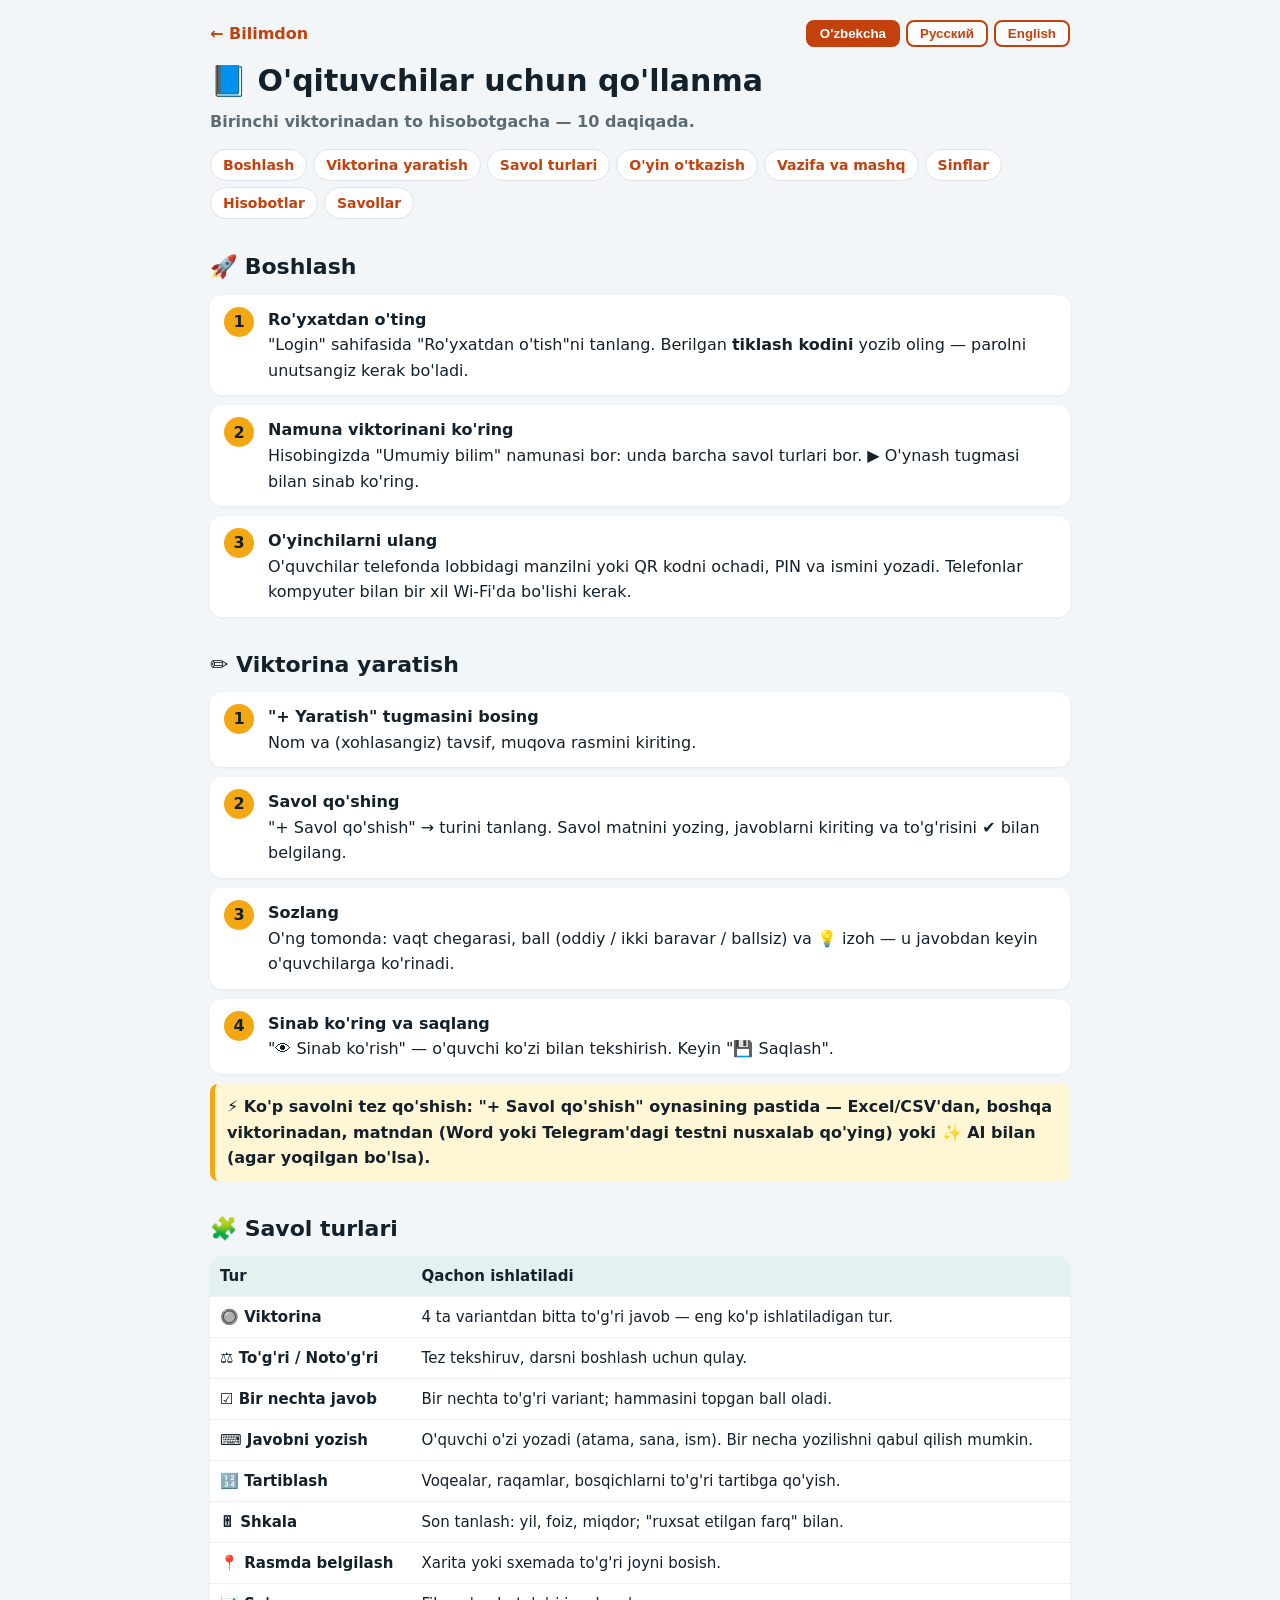
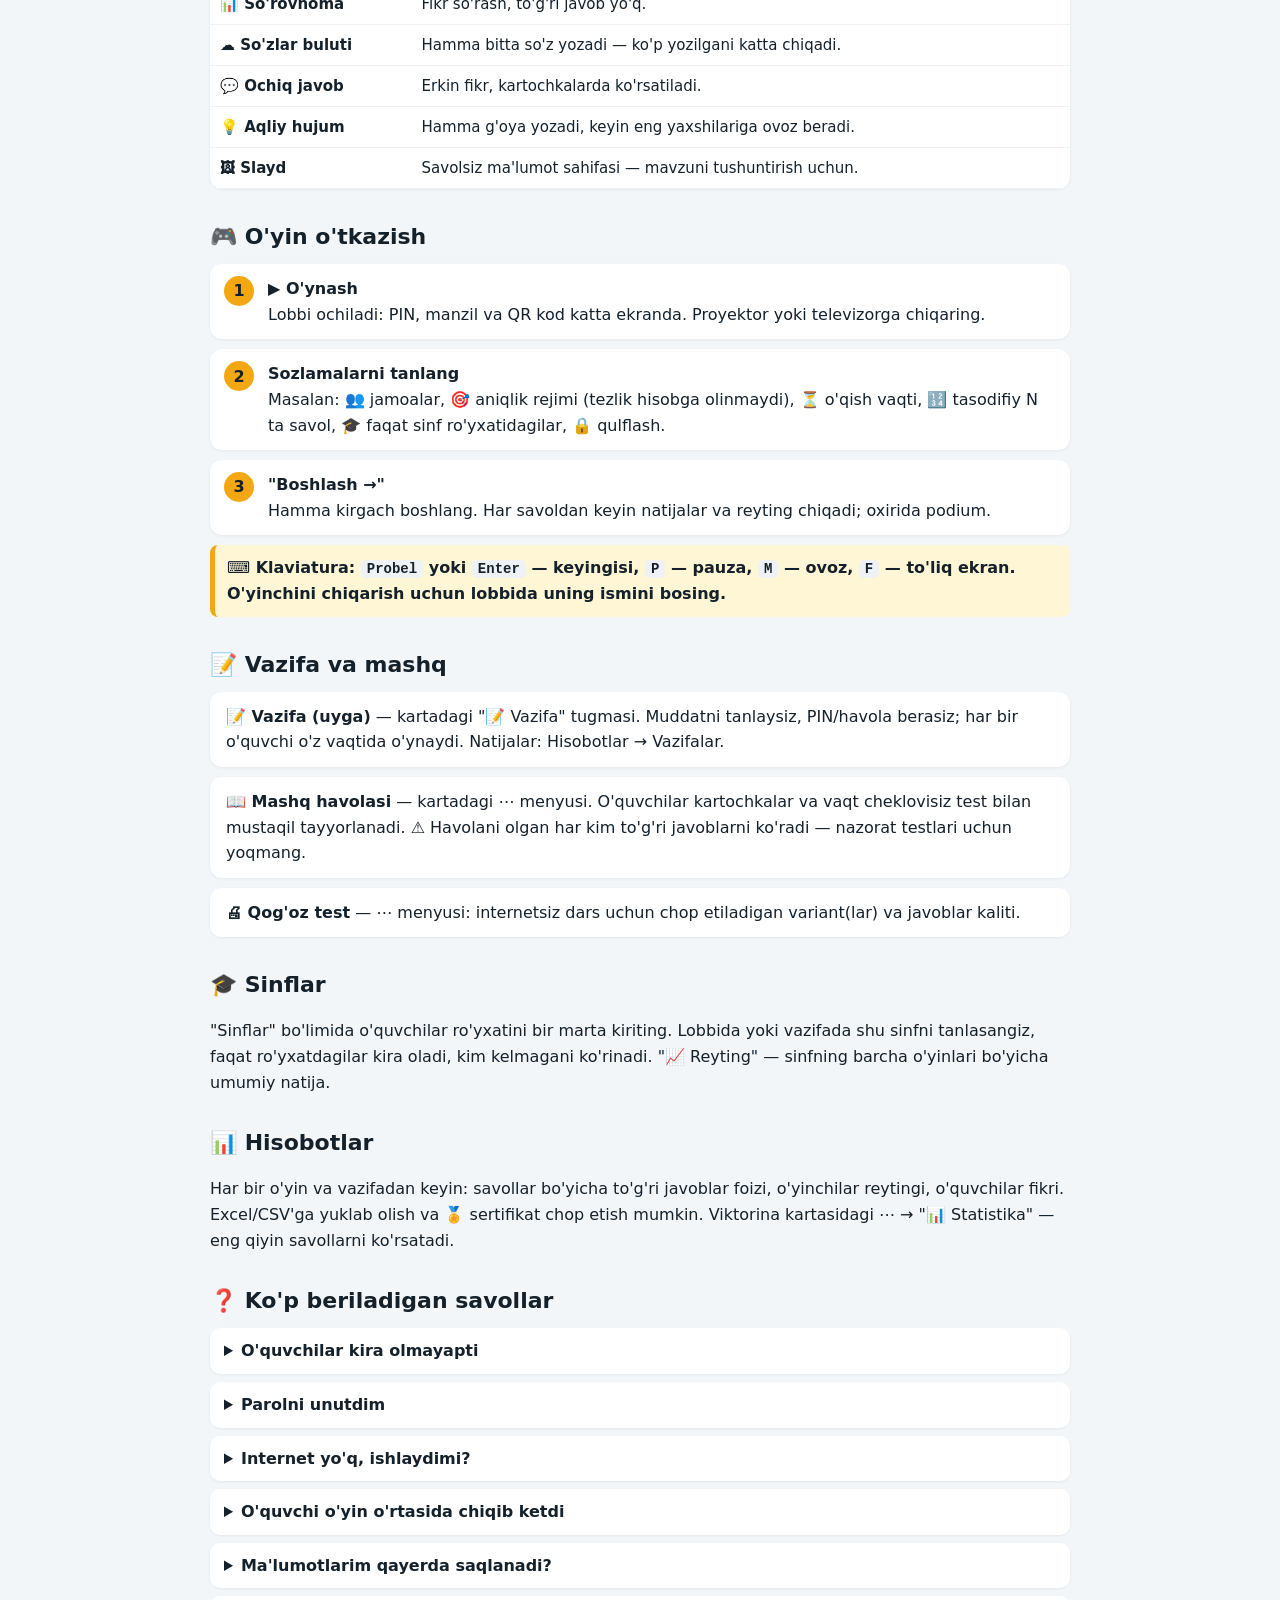
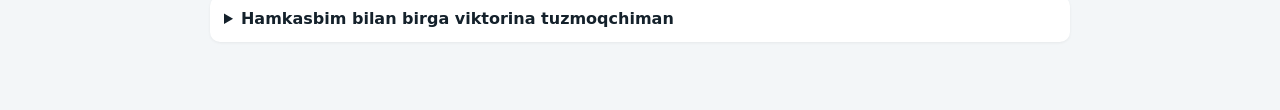
<file: public/help.html>
<!doctype html>
<html lang="uz">
<head>
<meta charset="utf-8">
<meta name="viewport" content="width=device-width, initial-scale=1">
<title>Bilimdon — Qo'llanma</title>
<style>
  :root{--bg:#f3f6f8;--ink:#14212b;--muted:#5d6b75;--brand:#c2410c;--card:#fff;--accent:#f3a712}
  body{margin:0;font:16px/1.6 system-ui,-apple-system,Segoe UI,Roboto,sans-serif;background:var(--bg);color:var(--ink)}
  main{max-width:860px;margin:0 auto;padding:20px 16px 60px}
  .top{display:flex;justify-content:space-between;align-items:center;gap:10px;flex-wrap:wrap;margin-bottom:10px}
  .top a{color:var(--brand);font-weight:800;text-decoration:none}
  .langs{display:flex;gap:6px}.langs button{border:2px solid var(--brand);background:#fff;color:var(--brand);border-radius:8px;padding:4px 12px;font-weight:800;cursor:pointer}
  .langs button.on{background:var(--brand);color:#fff}
  h1{font-size:30px;margin:8px 0 4px}h2{font-size:22px;margin:30px 0 10px;scroll-margin-top:10px}
  .lead{color:var(--muted);font-weight:600;margin:0 0 14px}
  nav.toc{display:flex;flex-wrap:wrap;gap:6px;margin:12px 0 4px}
  nav.toc a{background:#fff;border:1px solid #dde3e8;border-radius:999px;padding:4px 12px;font-weight:700;color:var(--brand);text-decoration:none;font-size:14px}
  .steps{counter-reset:s;display:grid;gap:10px}
  .step{background:var(--card);border-radius:12px;padding:12px 14px 12px 58px;position:relative;box-shadow:0 1px 3px rgba(0,0,0,.06)}
  .step::before{counter-increment:s;content:counter(s);position:absolute;left:14px;top:12px;width:30px;height:30px;border-radius:50%;background:var(--accent);color:var(--ink);font-weight:900;display:grid;place-items:center}
  .step > b:first-child{display:block}
  .card{background:var(--card);border-radius:12px;padding:12px 16px;box-shadow:0 1px 3px rgba(0,0,0,.06);margin-bottom:10px}
  table{width:100%;border-collapse:collapse;background:#fff;border-radius:12px;overflow:hidden;box-shadow:0 1px 3px rgba(0,0,0,.06)}
  td,th{padding:8px 10px;border-bottom:1px solid #eef2f5;text-align:left;vertical-align:top;font-size:15px}th{background:#e3f1f1}
  td:first-child{white-space:nowrap;font-weight:800}
  .tip{background:#fff6d6;border-left:5px solid var(--accent);border-radius:8px;padding:10px 12px;margin:10px 0;font-weight:600}
  details{background:#fff;border-radius:10px;padding:10px 14px;margin-bottom:8px;box-shadow:0 1px 3px rgba(0,0,0,.06)}
  summary{font-weight:800;cursor:pointer}
  code,kbd{background:#eef2f5;border-radius:5px;padding:1px 6px;font-size:14px}
  @media (max-width:520px){td:first-child{white-space:normal}h1{font-size:25px}}
</style>
</head>
<body>
<main>
  <div class="top"><a href="/host">← Bilimdon</a><div class="langs"><button data-l="uz">O'zbekcha</button><button data-l="ru">Русский</button><button data-l="en">English</button></div></div>

<!-- ====================== O'ZBEKCHA ====================== -->
<section data-lang="uz">
  <h1>📘 O'qituvchilar uchun qo'llanma</h1>
  <p class="lead">Birinchi viktorinadan to hisobotgacha — 10 daqiqada.</p>
  <nav class="toc"><a href="#uz-start">Boshlash</a><a href="#uz-create">Viktorina yaratish</a><a href="#uz-types">Savol turlari</a><a href="#uz-play">O'yin o'tkazish</a><a href="#uz-homework">Vazifa va mashq</a><a href="#uz-classes">Sinflar</a><a href="#uz-reports">Hisobotlar</a><a href="#uz-faq">Savollar</a></nav>

  <h2 id="uz-start">🚀 Boshlash</h2>
  <div class="steps">
    <div class="step"><b>Ro'yxatdan o'ting</b>"Login" sahifasida "Ro'yxatdan o'tish"ni tanlang. Berilgan <b>tiklash kodini</b> yozib oling — parolni unutsangiz kerak bo'ladi.</div>
    <div class="step"><b>Namuna viktorinani ko'ring</b>Hisobingizda "Umumiy bilim" namunasi bor: unda barcha savol turlari bor. ▶ O'ynash tugmasi bilan sinab ko'ring.</div>
    <div class="step"><b>O'yinchilarni ulang</b>O'quvchilar telefonda lobbidagi manzilni yoki QR kodni ochadi, PIN va ismini yozadi. Telefonlar kompyuter bilan bir xil Wi-Fi'da bo'lishi kerak.</div>
  </div>

  <h2 id="uz-create">✏️ Viktorina yaratish</h2>
  <div class="steps">
    <div class="step"><b>"+ Yaratish" tugmasini bosing</b>Nom va (xohlasangiz) tavsif, muqova rasmini kiriting.</div>
    <div class="step"><b>Savol qo'shing</b>"+ Savol qo'shish" → turini tanlang. Savol matnini yozing, javoblarni kiriting va to'g'risini ✔ bilan belgilang.</div>
    <div class="step"><b>Sozlang</b>O'ng tomonda: vaqt chegarasi, ball (oddiy / ikki baravar / ballsiz) va 💡 izoh — u javobdan keyin o'quvchilarga ko'rinadi.</div>
    <div class="step"><b>Sinab ko'ring va saqlang</b>"👁 Sinab ko'rish" — o'quvchi ko'zi bilan tekshirish. Keyin "💾 Saqlash".</div>
  </div>
  <div class="tip">⚡ Ko'p savolni tez qo'shish: "+ Savol qo'shish" oynasining pastida — Excel/CSV'dan, boshqa viktorinadan, matndan (Word yoki Telegram'dagi testni nusxalab qo'ying) yoki ✨ AI bilan (agar yoqilgan bo'lsa).</div>

  <h2 id="uz-types">🧩 Savol turlari</h2>
  <table>
    <tr><th>Tur</th><th>Qachon ishlatiladi</th></tr>
    <tr><td>🔘 Viktorina</td><td>4 ta variantdan bitta to'g'ri javob — eng ko'p ishlatiladigan tur.</td></tr>
    <tr><td>⚖️ To'g'ri / Noto'g'ri</td><td>Tez tekshiruv, darsni boshlash uchun qulay.</td></tr>
    <tr><td>☑️ Bir nechta javob</td><td>Bir nechta to'g'ri variant; hammasini topgan ball oladi.</td></tr>
    <tr><td>⌨️ Javobni yozish</td><td>O'quvchi o'zi yozadi (atama, sana, ism). Bir necha yozilishni qabul qilish mumkin.</td></tr>
    <tr><td>🔢 Tartiblash</td><td>Voqealar, raqamlar, bosqichlarni to'g'ri tartibga qo'yish.</td></tr>
    <tr><td>🎚 Shkala</td><td>Son tanlash: yil, foiz, miqdor; "ruxsat etilgan farq" bilan.</td></tr>
    <tr><td>📍 Rasmda belgilash</td><td>Xarita yoki sxemada to'g'ri joyni bosish.</td></tr>
    <tr><td>📊 So'rovnoma</td><td>Fikr so'rash, to'g'ri javob yo'q.</td></tr>
    <tr><td>☁️ So'zlar buluti</td><td>Hamma bitta so'z yozadi — ko'p yozilgani katta chiqadi.</td></tr>
    <tr><td>💬 Ochiq javob</td><td>Erkin fikr, kartochkalarda ko'rsatiladi.</td></tr>
    <tr><td>💡 Aqliy hujum</td><td>Hamma g'oya yozadi, keyin eng yaxshilariga ovoz beradi.</td></tr>
    <tr><td>🖼 Slayd</td><td>Savolsiz ma'lumot sahifasi — mavzuni tushuntirish uchun.</td></tr>
  </table>

  <h2 id="uz-play">🎮 O'yin o'tkazish</h2>
  <div class="steps">
    <div class="step"><b>▶ O'ynash</b>Lobbi ochiladi: PIN, manzil va QR kod katta ekranda. Proyektor yoki televizorga chiqaring.</div>
    <div class="step"><b>Sozlamalarni tanlang</b>Masalan: 👥 jamoalar, 🎯 aniqlik rejimi (tezlik hisobga olinmaydi), ⏳ o'qish vaqti, 🔢 tasodifiy N ta savol, 🎓 faqat sinf ro'yxatidagilar, 🔒 qulflash.</div>
    <div class="step"><b>"Boshlash →"</b>Hamma kirgach boshlang. Har savoldan keyin natijalar va reyting chiqadi; oxirida podium.</div>
  </div>
  <div class="tip">⌨️ Klaviatura: <kbd>Probel</kbd> yoki <kbd>Enter</kbd> — keyingisi, <kbd>P</kbd> — pauza, <kbd>M</kbd> — ovoz, <kbd>F</kbd> — to'liq ekran. O'yinchini chiqarish uchun lobbida uning ismini bosing.</div>

  <h2 id="uz-homework">📝 Vazifa va mashq</h2>
  <div class="card"><b>📝 Vazifa (uyga)</b> — kartadagi "📝 Vazifa" tugmasi. Muddatni tanlaysiz, PIN/havola berasiz; har bir o'quvchi o'z vaqtida o'ynaydi. Natijalar: Hisobotlar → Vazifalar.</div>
  <div class="card"><b>📖 Mashq havolasi</b> — kartadagi ⋯ menyusi. O'quvchilar kartochkalar va vaqt cheklovisiz test bilan mustaqil tayyorlanadi. ⚠️ Havolani olgan har kim to'g'ri javoblarni ko'radi — nazorat testlari uchun yoqmang.</div>
  <div class="card"><b>🖨 Qog'oz test</b> — ⋯ menyusi: internetsiz dars uchun chop etiladigan variant(lar) va javoblar kaliti.</div>

  <h2 id="uz-classes">🎓 Sinflar</h2>
  <p>"Sinflar" bo'limida o'quvchilar ro'yxatini bir marta kiriting. Lobbida yoki vazifada shu sinfni tanlasangiz, faqat ro'yxatdagilar kira oladi, kim kelmagani ko'rinadi. "📈 Reyting" — sinfning barcha o'yinlari bo'yicha umumiy natija.</p>

  <h2 id="uz-reports">📊 Hisobotlar</h2>
  <p>Har bir o'yin va vazifadan keyin: savollar bo'yicha to'g'ri javoblar foizi, o'yinchilar reytingi, o'quvchilar fikri. Excel/CSV'ga yuklab olish va 🏅 sertifikat chop etish mumkin. Viktorina kartasidagi ⋯ → "📊 Statistika" — eng qiyin savollarni ko'rsatadi.</p>

  <h2 id="uz-faq">❓ Ko'p beriladigan savollar</h2>
  <details><summary>O'quvchilar kira olmayapti</summary>Telefonlar kompyuter bilan bir xil Wi-Fi'da ekanini tekshiring va lobbidagi manzilni aynan shunday yozing. Windows birinchi marta so'rasa, Python'ga tarmoqqa chiqishga ruxsat bering ("Allow access").</details>
  <details><summary>Parolni unutdim</summary>Kirish sahifasida "Parolni unutdingizmi?" → login, tiklash kodi va yangi parol. Kod ham yo'qolsa — server egasi serverni to'xtatib, <code>python server.py reset-password LOGIN</code> buyrug'ini beradi.</details>
  <details><summary>Internet yo'q, ishlaydimi?</summary>Ha. Sayt sizning kompyuteringizda ishlaydi, o'quvchilarga faqat bir xil Wi-Fi kerak. Internet faqat YouTube video, rasm qidirish va AI uchun kerak.</details>
  <details><summary>O'quvchi o'yin o'rtasida chiqib ketdi</summary>Xuddi shu telefondan saytni qayta ochsa, o'yinga o'zi qaytadi. Boshqa telefondan esa yangi ism bilan kirishi mumkin.</details>
  <details><summary>Ma'lumotlarim qayerda saqlanadi?</summary>Kompyuteringizdagi <code>data/</code> papkasida; har kuni avtomatik zaxira olinadi. Profil menyusi → "💾 Zaxira nusxani yuklab olish" bilan o'zingiz ham saqlab qo'ying.</details>
  <details><summary>Hamkasbim bilan birga viktorina tuzmoqchiman</summary>Kartadagi ⋯ → "🤝 Hammualliflar" — uning loginini qo'shing. Yoki "👥 Guruhlar" orqali butun maktab bilan ulashing.</details>
</section>

<!-- ====================== РУССКИЙ ====================== -->
<section data-lang="ru" hidden>
  <h1>📘 Руководство для учителя</h1>
  <p class="lead">От первой викторины до отчёта — за 10 минут.</p>
  <nav class="toc"><a href="#ru-start">Начало</a><a href="#ru-create">Создание</a><a href="#ru-types">Типы вопросов</a><a href="#ru-play">Проведение игры</a><a href="#ru-homework">Задания и тренировка</a><a href="#ru-classes">Классы</a><a href="#ru-reports">Отчёты</a><a href="#ru-faq">Вопросы</a></nav>

  <h2 id="ru-start">🚀 Начало</h2>
  <div class="steps">
    <div class="step"><b>Зарегистрируйтесь</b>На странице «Login» выберите «Регистрация». Запишите <b>код восстановления</b> — он понадобится, если забудете пароль.</div>
    <div class="step"><b>Посмотрите пример</b>В аккаунте уже есть викторина «Umumiy bilim» со всеми типами вопросов. Попробуйте её кнопкой ▶ Играть.</div>
    <div class="step"><b>Подключите игроков</b>Ученики открывают на телефоне адрес из лобби или QR-код, вводят PIN и имя. Телефоны должны быть в той же сети Wi-Fi, что и компьютер.</div>
  </div>

  <h2 id="ru-create">✏️ Создание викторины</h2>
  <div class="steps">
    <div class="step"><b>Нажмите «+ Создать»</b>Введите название и, по желанию, описание и обложку.</div>
    <div class="step"><b>Добавьте вопросы</b>«+ Добавить вопрос» → выберите тип. Напишите вопрос, ответы и отметьте верный ✔.</div>
    <div class="step"><b>Настройте</b>Справа: время, очки (обычные / двойные / без очков) и 💡 пояснение — его ученики увидят после ответа.</div>
    <div class="step"><b>Проверьте и сохраните</b>«👁 Попробовать» — посмотреть глазами ученика. Затем «💾 Сохранить».</div>
  </div>
  <div class="tip">⚡ Много вопросов сразу: внизу окна «+ Добавить вопрос» — из Excel/CSV, из другой викторины, из текста (вставьте тест из Word или Telegram) или ✨ с ИИ (если включён).</div>

  <h2 id="ru-types">🧩 Типы вопросов</h2>
  <table>
    <tr><th>Тип</th><th>Когда использовать</th></tr>
    <tr><td>🔘 Викторина</td><td>Один верный ответ из 4 — самый частый тип.</td></tr>
    <tr><td>⚖️ Верно / Неверно</td><td>Быстрая проверка, удобно в начале урока.</td></tr>
    <tr><td>☑️ Несколько ответов</td><td>Несколько верных вариантов; очки за все найденные.</td></tr>
    <tr><td>⌨️ Ввод ответа</td><td>Ученик пишет сам (термин, дата, имя). Можно принять несколько написаний.</td></tr>
    <tr><td>🔢 Порядок</td><td>Расставить события, числа, этапы по порядку.</td></tr>
    <tr><td>🎚 Шкала</td><td>Выбор числа: год, процент, количество; с допуском.</td></tr>
    <tr><td>📍 Точка на картинке</td><td>Нажать нужное место на карте или схеме.</td></tr>
    <tr><td>📊 Опрос</td><td>Узнать мнение, верного ответа нет.</td></tr>
    <tr><td>☁️ Облако слов</td><td>Все пишут по слову — частые слова крупнее.</td></tr>
    <tr><td>💬 Открытый ответ</td><td>Свободное мнение, показывается карточками.</td></tr>
    <tr><td>💡 Мозговой штурм</td><td>Все пишут идеи, затем голосуют за лучшие.</td></tr>
    <tr><td>🖼 Слайд</td><td>Страница с информацией без вопроса — для объяснения темы.</td></tr>
  </table>

  <h2 id="ru-play">🎮 Проведение игры</h2>
  <div class="steps">
    <div class="step"><b>▶ Играть</b>Откроется лобби: PIN, адрес и QR-код на большом экране. Выведите его на проектор или телевизор.</div>
    <div class="step"><b>Выберите настройки</b>Например: 👥 команды, 🎯 режим точности (скорость не учитывается), ⏳ время на чтение, 🔢 N случайных вопросов, 🎓 только ученики из списка, 🔒 закрыть вход.</div>
    <div class="step"><b>«Начать →»</b>Начинайте, когда все вошли. После каждого вопроса — результаты и рейтинг, в конце — пьедестал.</div>
  </div>
  <div class="tip">⌨️ Клавиши: <kbd>Пробел</kbd> или <kbd>Enter</kbd> — далее, <kbd>P</kbd> — пауза, <kbd>M</kbd> — звук, <kbd>F</kbd> — полный экран. Чтобы удалить игрока, нажмите его имя в лобби.</div>

  <h2 id="ru-homework">📝 Задания и тренировка</h2>
  <div class="card"><b>📝 Задание (домашнее)</b> — кнопка «📝 Задание» на карточке. Выбираете срок и даёте PIN/ссылку; каждый проходит в своё время. Результаты: Отчёты → Задания.</div>
  <div class="card"><b>📖 Ссылка для тренировки</b> — меню ⋯ на карточке. Ученики готовятся сами: карточки и тест без таймера. ⚠️ Любой со ссылкой увидит верные ответы — не включайте для контрольных.</div>
  <div class="card"><b>🖨 Бумажный тест</b> — меню ⋯: печатные варианты для урока без интернета и ключ ответов.</div>

  <h2 id="ru-classes">🎓 Классы</h2>
  <p>В разделе «Классы» один раз введите список учеников. Если выбрать класс в лобби или в задании, войти смогут только ученики из списка, и будет видно, кто не пришёл. «📈 Рейтинг» — итог класса по всем играм.</p>

  <h2 id="ru-reports">📊 Отчёты</h2>
  <p>После каждой игры и задания: процент верных ответов по вопросам, рейтинг игроков, мнение учеников. Можно скачать в Excel/CSV и распечатать 🏅 сертификаты. На карточке викторины ⋯ → «📊 Статистика» покажет самые трудные вопросы.</p>

  <h2 id="ru-faq">❓ Частые вопросы</h2>
  <details><summary>Ученики не могут войти</summary>Проверьте, что телефоны в той же сети Wi-Fi, что и компьютер, и адрес набран точно как в лобби. Если Windows спросит в первый раз — разрешите Python доступ к сети («Allow access»).</details>
  <details><summary>Забыл пароль</summary>На странице входа «Забыли пароль?» → логин, код восстановления и новый пароль. Если потерян и код — владелец сервера останавливает сервер и выполняет <code>python server.py reset-password LOGIN</code>.</details>
  <details><summary>Нет интернета — будет работать?</summary>Да. Сайт работает на вашем компьютере, ученикам нужна только общая сеть Wi-Fi. Интернет нужен лишь для видео YouTube, поиска картинок и ИИ.</details>
  <details><summary>Ученик вышел посреди игры</summary>Если снова открыть сайт с того же телефона, он вернётся в игру сам. С другого телефона можно войти под новым именем.</details>
  <details><summary>Где хранятся мои данные?</summary>В папке <code>data/</code> на вашем компьютере; резервная копия делается каждый день. Сохраните копию и себе: меню профиля → «💾 Скачать резервную копию».</details>
  <details><summary>Хочу составлять викторину вместе с коллегой</summary>На карточке ⋯ → «🤝 Соавторы» — добавьте его логин. Или делитесь со всей школой через «👥 Группы».</details>
</section>

<!-- ====================== ENGLISH ====================== -->
<section data-lang="en" hidden>
  <h1>📘 Teacher's guide</h1>
  <p class="lead">From your first quiz to the report — in 10 minutes.</p>
  <nav class="toc"><a href="#en-start">Getting started</a><a href="#en-create">Creating</a><a href="#en-types">Question types</a><a href="#en-play">Running a game</a><a href="#en-homework">Homework & practice</a><a href="#en-classes">Classes</a><a href="#en-reports">Reports</a><a href="#en-faq">FAQ</a></nav>

  <h2 id="en-start">🚀 Getting started</h2>
  <div class="steps">
    <div class="step"><b>Sign up</b>On the "Login" page choose "Sign up". Write down the <b>recovery code</b> — you'll need it if you forget your password.</div>
    <div class="step"><b>Look at the sample</b>Your account has a sample quiz, "Umumiy bilim", with every question type. Try it with ▶ Play.</div>
    <div class="step"><b>Connect players</b>Students open the address or QR code from the lobby on their phones and type the PIN and their name. Phones must be on the same Wi-Fi as the computer.</div>
  </div>

  <h2 id="en-create">✏️ Creating a quiz</h2>
  <div class="steps">
    <div class="step"><b>Press "+ Create"</b>Enter a title and, if you like, a description and cover picture.</div>
    <div class="step"><b>Add questions</b>"+ Add question" → pick a type. Write the question and answers, and tick the right one ✔.</div>
    <div class="step"><b>Set it up</b>On the right: time limit, points (normal / double / none) and a 💡 explanation that students see after answering.</div>
    <div class="step"><b>Try it and save</b>"👁 Try it" shows it as a student sees it. Then "💾 Save".</div>
  </div>
  <div class="tip">⚡ Adding many questions fast: at the bottom of the "+ Add question" window — from Excel/CSV, from another quiz, from text (paste a test from Word or Telegram) or ✨ with AI (when switched on).</div>

  <h2 id="en-types">🧩 Question types</h2>
  <table>
    <tr><th>Type</th><th>When to use it</th></tr>
    <tr><td>🔘 Quiz</td><td>One right answer out of 4 — the most common type.</td></tr>
    <tr><td>⚖️ True / False</td><td>A quick check, handy to start a lesson.</td></tr>
    <tr><td>☑️ Multiple answers</td><td>Several right options; points for finding them all.</td></tr>
    <tr><td>⌨️ Type answer</td><td>Students type it (a term, date, name). Several spellings can be accepted.</td></tr>
    <tr><td>🔢 Puzzle</td><td>Put events, numbers or steps in order.</td></tr>
    <tr><td>🎚 Slider</td><td>Pick a number: a year, percent, amount; with an allowed difference.</td></tr>
    <tr><td>📍 Pin answer</td><td>Tap the right spot on a map or diagram.</td></tr>
    <tr><td>📊 Poll</td><td>Ask for opinions; no right answer.</td></tr>
    <tr><td>☁️ Word cloud</td><td>Everyone types a word — common words show bigger.</td></tr>
    <tr><td>💬 Open-ended</td><td>Free answers shown as cards.</td></tr>
    <tr><td>💡 Brainstorm</td><td>Everyone writes ideas, then votes for the best.</td></tr>
    <tr><td>🖼 Slide</td><td>An info page with no question — to explain a topic.</td></tr>
  </table>

  <h2 id="en-play">🎮 Running a game</h2>
  <div class="steps">
    <div class="step"><b>▶ Play</b>The lobby opens: PIN, address and QR code on the big screen. Show it on a projector or TV.</div>
    <div class="step"><b>Choose settings</b>For example: 👥 teams, 🎯 accuracy mode (speed doesn't count), ⏳ reading time, 🔢 N random questions, 🎓 class list only, 🔒 lock the game.</div>
    <div class="step"><b>"Start →"</b>Start when everyone is in. Each question is followed by results and a leaderboard; a podium at the end.</div>
  </div>
  <div class="tip">⌨️ Keys: <kbd>Space</kbd> or <kbd>Enter</kbd> — next, <kbd>P</kbd> — pause, <kbd>M</kbd> — sound, <kbd>F</kbd> — full screen. To remove a player, click their name in the lobby.</div>

  <h2 id="en-homework">📝 Homework & practice</h2>
  <div class="card"><b>📝 Assignment (homework)</b> — the "📝 Assign" button on a card. Choose a deadline and share the PIN/link; everyone plays in their own time. Results: Reports → Assignments.</div>
  <div class="card"><b>📖 Practice link</b> — the ⋯ menu on a card. Students practise on their own with flashcards and an untimed test. ⚠️ Anyone with the link can see the right answers — don't use it for real tests.</div>
  <div class="card"><b>🖨 Paper test</b> — the ⋯ menu: printable versions for a lesson without internet, with an answer key.</div>

  <h2 id="en-classes">🎓 Classes</h2>
  <p>Enter your student list once under "Classes". Pick the class in the lobby or for an assignment and only listed students can join — you'll also see who is missing. "📈 Ranking" totals the class across all games.</p>

  <h2 id="en-reports">📊 Reports</h2>
  <p>After every game and assignment: percent correct per question, a player ranking and students' feedback. Download to Excel/CSV or print 🏅 certificates. On a quiz card, ⋯ → "📊 Statistics" shows the hardest questions.</p>

  <h2 id="en-faq">❓ FAQ</h2>
  <details><summary>Students can't join</summary>Check that the phones are on the same Wi-Fi as the computer and that the address is typed exactly as in the lobby. If Windows asks the first time, allow Python network access ("Allow access").</details>
  <details><summary>I forgot my password</summary>On the sign-in page: "Forgot your password?" → username, recovery code and a new password. If the code is lost too, the server owner stops the server and runs <code>python server.py reset-password LOGIN</code>.</details>
  <details><summary>Does it work without internet?</summary>Yes. The site runs on your computer; students only need the same Wi-Fi. Internet is needed only for YouTube videos, picture search and AI.</details>
  <details><summary>A student left in the middle of a game</summary>Opening the site again on the same phone brings them back into the game. From another phone they can join with a new name.</details>
  <details><summary>Where is my data kept?</summary>In the <code>data/</code> folder on your computer, with a daily automatic backup. Keep your own copy too: profile menu → "💾 Download a backup".</details>
  <details><summary>I want to write a quiz with a colleague</summary>On the card, ⋯ → "🤝 Co-authors" and add their username. Or share with the whole school through "👥 Groups".</details>
</section>
</main>
<script src="legal.js"></script>
</body>
</html>
</file>
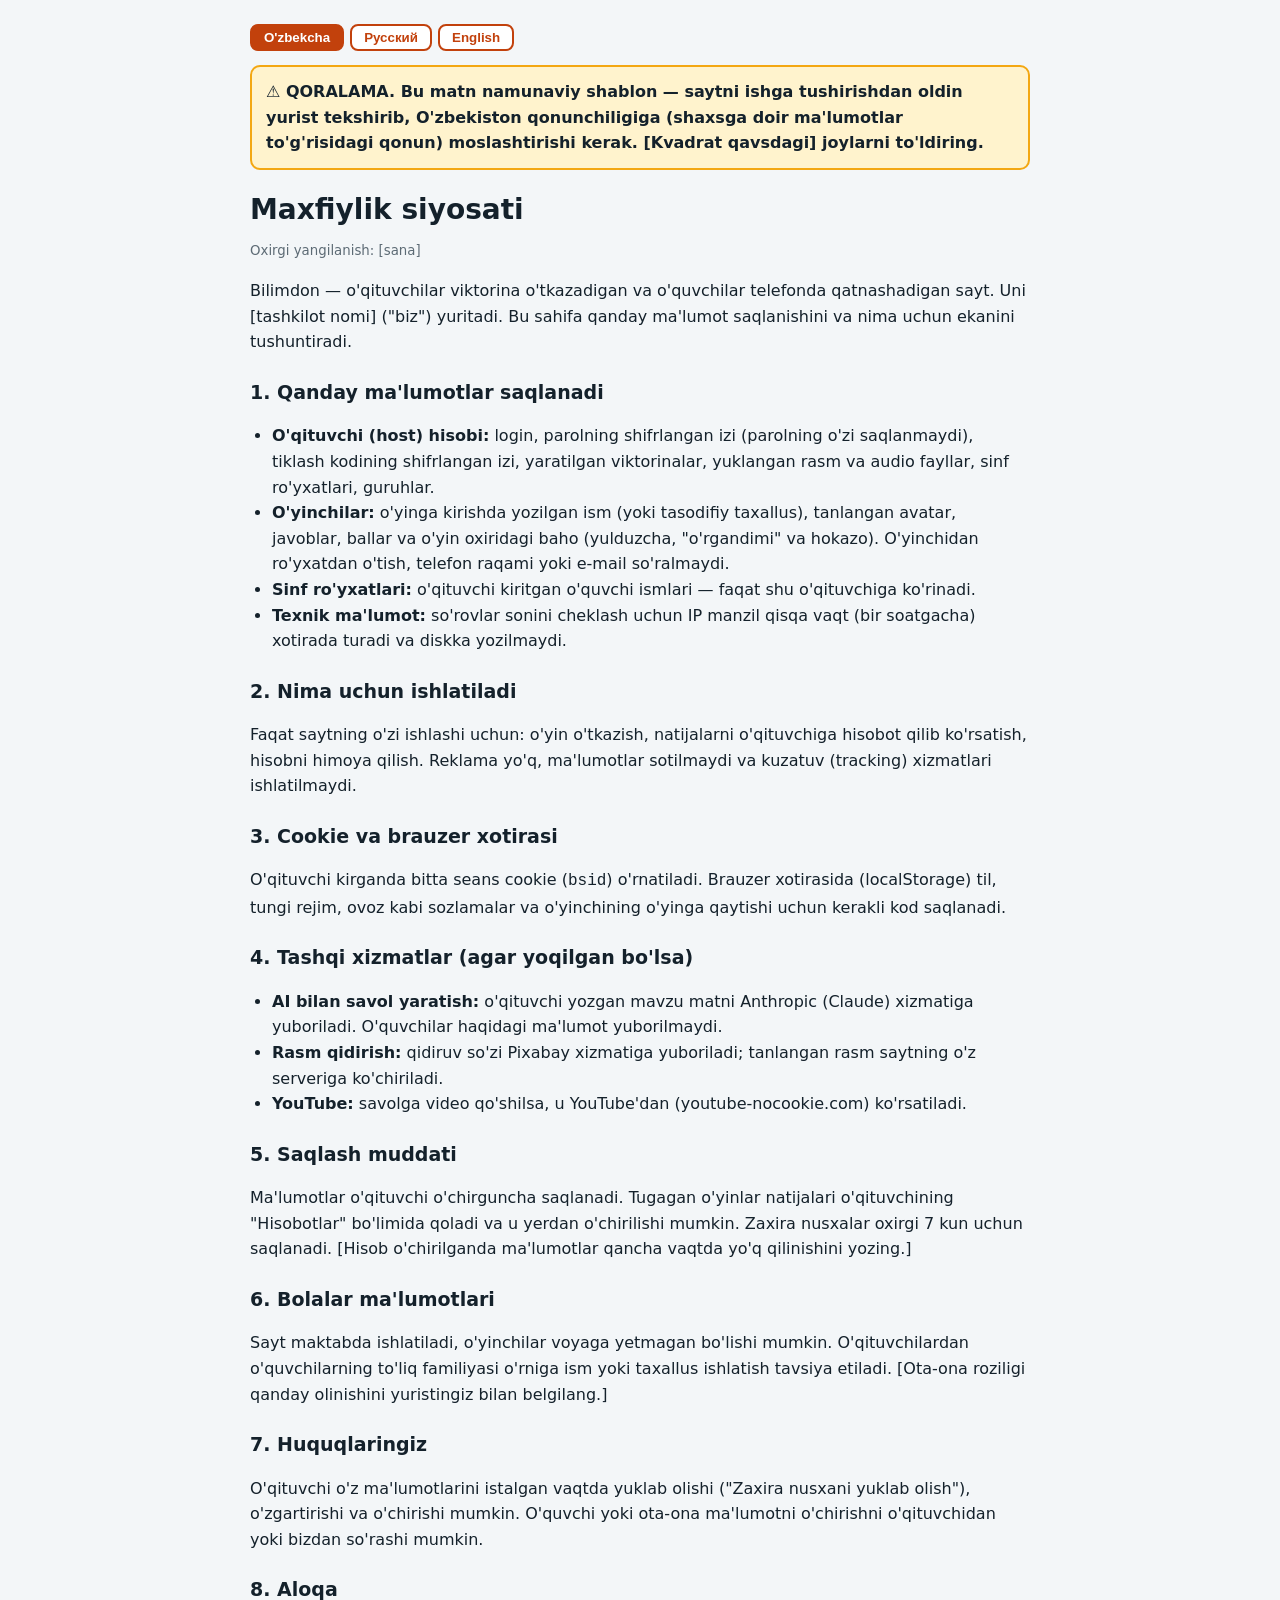
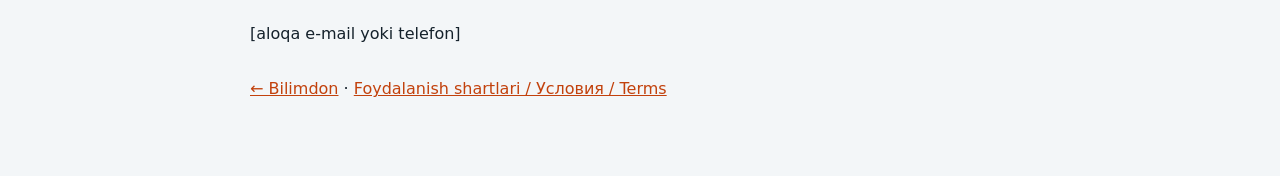
<file: public/privacy.html>
<!doctype html>
<html lang="uz">
<head>
<meta charset="utf-8">
<meta name="viewport" content="width=device-width, initial-scale=1">
<title>Bilimdon — Maxfiylik siyosati</title>
<style>
  body{margin:0;font:16px/1.6 system-ui,-apple-system,Segoe UI,Roboto,sans-serif;background:#f3f6f8;color:#14212b}
  main{max-width:780px;margin:0 auto;padding:24px 16px 60px}
  .draft{background:#fff3cd;border:2px solid #f3a712;border-radius:10px;padding:12px 14px;font-weight:700;margin-bottom:18px}
  .langs{display:flex;gap:6px;margin-bottom:14px}.langs button{border:2px solid #c2410c;background:#fff;color:#c2410c;border-radius:8px;padding:4px 12px;font-weight:800;cursor:pointer}
  .langs button.on{background:#c2410c;color:#fff}
  h1{font-size:28px;margin:6px 0 4px}h2{font-size:19px;margin:22px 0 6px}small{color:#5d6b75}
  ul{padding-left:22px}a{color:#c2410c}
</style>
</head>
<body>
<main>
  <div class="langs"><button data-l="uz">O'zbekcha</button><button data-l="ru">Русский</button><button data-l="en">English</button></div>

<section data-lang="uz">
  <div class="draft">⚠️ QORALAMA. Bu matn namunaviy shablon — saytni ishga tushirishdan oldin yurist tekshirib, O'zbekiston qonunchiligiga (shaxsga doir ma'lumotlar to'g'risidagi qonun) moslashtirishi kerak. [Kvadrat qavsdagi] joylarni to'ldiring.</div>
  <h1>Maxfiylik siyosati</h1><small>Oxirgi yangilanish: [sana]</small>
  <p>Bilimdon — o'qituvchilar viktorina o'tkazadigan va o'quvchilar telefonda qatnashadigan sayt. Uni [tashkilot nomi] ("biz") yuritadi. Bu sahifa qanday ma'lumot saqlanishini va nima uchun ekanini tushuntiradi.</p>
  <h2>1. Qanday ma'lumotlar saqlanadi</h2>
  <ul>
    <li><b>O'qituvchi (host) hisobi:</b> login, parolning shifrlangan izi (parolning o'zi saqlanmaydi), tiklash kodining shifrlangan izi, yaratilgan viktorinalar, yuklangan rasm va audio fayllar, sinf ro'yxatlari, guruhlar.</li>
    <li><b>O'yinchilar:</b> o'yinga kirishda yozilgan ism (yoki tasodifiy taxallus), tanlangan avatar, javoblar, ballar va o'yin oxiridagi baho (yulduzcha, "o'rgandimi" va hokazo). O'yinchidan ro'yxatdan o'tish, telefon raqami yoki e-mail so'ralmaydi.</li>
    <li><b>Sinf ro'yxatlari:</b> o'qituvchi kiritgan o'quvchi ismlari — faqat shu o'qituvchiga ko'rinadi.</li>
    <li><b>Texnik ma'lumot:</b> so'rovlar sonini cheklash uchun IP manzil qisqa vaqt (bir soatgacha) xotirada turadi va diskka yozilmaydi.</li>
  </ul>
  <h2>2. Nima uchun ishlatiladi</h2>
  <p>Faqat saytning o'zi ishlashi uchun: o'yin o'tkazish, natijalarni o'qituvchiga hisobot qilib ko'rsatish, hisobni himoya qilish. Reklama yo'q, ma'lumotlar sotilmaydi va kuzatuv (tracking) xizmatlari ishlatilmaydi.</p>
  <h2>3. Cookie va brauzer xotirasi</h2>
  <p>O'qituvchi kirganda bitta seans cookie (<code>bsid</code>) o'rnatiladi. Brauzer xotirasida (localStorage) til, tungi rejim, ovoz kabi sozlamalar va o'yinchining o'yinga qaytishi uchun kerakli kod saqlanadi.</p>
  <h2>4. Tashqi xizmatlar (agar yoqilgan bo'lsa)</h2>
  <ul>
    <li><b>AI bilan savol yaratish:</b> o'qituvchi yozgan mavzu matni Anthropic (Claude) xizmatiga yuboriladi. O'quvchilar haqidagi ma'lumot yuborilmaydi.</li>
    <li><b>Rasm qidirish:</b> qidiruv so'zi Pixabay xizmatiga yuboriladi; tanlangan rasm saytning o'z serveriga ko'chiriladi.</li>
    <li><b>YouTube:</b> savolga video qo'shilsa, u YouTube'dan (youtube-nocookie.com) ko'rsatiladi.</li>
  </ul>
  <h2>5. Saqlash muddati</h2>
  <p>Ma'lumotlar o'qituvchi o'chirguncha saqlanadi. Tugagan o'yinlar natijalari o'qituvchining "Hisobotlar" bo'limida qoladi va u yerdan o'chirilishi mumkin. Zaxira nusxalar oxirgi 7 kun uchun saqlanadi. [Hisob o'chirilganda ma'lumotlar qancha vaqtda yo'q qilinishini yozing.]</p>
  <h2>6. Bolalar ma'lumotlari</h2>
  <p>Sayt maktabda ishlatiladi, o'yinchilar voyaga yetmagan bo'lishi mumkin. O'qituvchilardan o'quvchilarning to'liq familiyasi o'rniga ism yoki taxallus ishlatish tavsiya etiladi. [Ota-ona roziligi qanday olinishini yuristingiz bilan belgilang.]</p>
  <h2>7. Huquqlaringiz</h2>
  <p>O'qituvchi o'z ma'lumotlarini istalgan vaqtda yuklab olishi ("Zaxira nusxani yuklab olish"), o'zgartirishi va o'chirishi mumkin. O'quvchi yoki ota-ona ma'lumotni o'chirishni o'qituvchidan yoki bizdan so'rashi mumkin.</p>
  <h2>8. Aloqa</h2>
  <p>[aloqa e-mail yoki telefon]</p>
</section>

<section data-lang="ru" hidden>
  <div class="draft">⚠️ ЧЕРНОВИК. Это примерный шаблон — перед запуском сайта юрист должен проверить его и привести в соответствие с законодательством (о персональных данных). Заполните места в [квадратных скобках].</div>
  <h1>Политика конфиденциальности</h1><small>Последнее обновление: [дата]</small>
  <p>Bilimdon — сайт, где учителя проводят викторины, а ученики участвуют с телефона. Сайтом управляет [название организации] («мы»). Здесь объясняется, какие данные хранятся и зачем.</p>
  <h2>1. Какие данные хранятся</h2>
  <ul>
    <li><b>Аккаунт учителя (ведущего):</b> логин, зашифрованный отпечаток пароля (сам пароль не хранится), зашифрованный отпечаток кода восстановления, созданные викторины, загруженные картинки и аудио, списки классов, группы.</li>
    <li><b>Игроки:</b> имя, введённое при входе (или случайный ник), выбранный аватар, ответы, очки и оценка игры в конце. Регистрация, телефон или e-mail у игроков не запрашиваются.</li>
    <li><b>Списки классов:</b> имена учеников, введённые учителем, — видны только этому учителю.</li>
    <li><b>Технические данные:</b> для ограничения числа запросов IP-адрес ненадолго (до часа) держится в памяти и на диск не записывается.</li>
  </ul>
  <h2>2. Зачем они используются</h2>
  <p>Только для работы сайта: проведение игр, отчёты для учителя, защита аккаунта. Рекламы нет, данные не продаются, сервисы слежения не используются.</p>
  <h2>3. Cookie и память браузера</h2>
  <p>При входе учителя ставится один cookie сеанса (<code>bsid</code>). В памяти браузера (localStorage) хранятся настройки — язык, тёмная тема, звук — и код, чтобы игрок мог вернуться в игру.</p>
  <h2>4. Внешние сервисы (если включены)</h2>
  <ul>
    <li><b>Создание вопросов с ИИ:</b> тема, которую написал учитель, отправляется в сервис Anthropic (Claude). Данные об учениках не отправляются.</li>
    <li><b>Поиск картинок:</b> поисковое слово отправляется в Pixabay; выбранная картинка копируется на сервер сайта.</li>
    <li><b>YouTube:</b> если к вопросу добавлено видео, оно показывается с YouTube (youtube-nocookie.com).</li>
  </ul>
  <h2>5. Срок хранения</h2>
  <p>Данные хранятся, пока учитель их не удалит. Результаты завершённых игр остаются в разделе «Отчёты», откуда их можно удалить. Резервные копии хранятся за последние 7 дней. [Укажите, через сколько данные уничтожаются после удаления аккаунта.]</p>
  <h2>6. Данные детей</h2>
  <p>Сайт используется в школах, игроки могут быть несовершеннолетними. Учителям рекомендуется использовать вместо полной фамилии имя или ник. [Порядок получения согласия родителей определите с юристом.]</p>
  <h2>7. Ваши права</h2>
  <p>Учитель может в любой момент скачать («Скачать резервную копию»), изменить и удалить свои данные. Ученик или родитель может попросить удалить данные у учителя или у нас.</p>
  <h2>8. Контакты</h2>
  <p>[e-mail или телефон для связи]</p>
</section>

<section data-lang="en" hidden>
  <div class="draft">⚠️ DRAFT. This is a sample template — before launch a lawyer must review it and adapt it to the applicable (personal data) law. Fill in the [bracketed] places.</div>
  <h1>Privacy Policy</h1><small>Last updated: [date]</small>
  <p>Bilimdon is a site where teachers run quizzes and students take part from their phones. It is operated by [organisation name] ("we"). This page explains what data is kept and why.</p>
  <h2>1. What is stored</h2>
  <ul>
    <li><b>Teacher (host) account:</b> username, a hashed fingerprint of the password (the password itself is never stored), a hashed fingerprint of the recovery code, quizzes, uploaded pictures and audio, class lists, groups.</li>
    <li><b>Players:</b> the name typed when joining (or a random nickname), the chosen avatar, answers, scores and the end-of-game rating. Players are never asked to sign up or give a phone number or e-mail.</li>
    <li><b>Class lists:</b> student names entered by a teacher — visible only to that teacher.</li>
    <li><b>Technical data:</b> to limit request rates, IP addresses are kept in memory briefly (up to an hour) and are not written to disk.</li>
  </ul>
  <h2>2. Why it is used</h2>
  <p>Only to run the site: hosting games, showing reports to the teacher and protecting accounts. No ads, no selling of data, no tracking services.</p>
  <h2>3. Cookies and browser storage</h2>
  <p>A single session cookie (<code>bsid</code>) is set when a teacher signs in. Browser storage (localStorage) keeps settings such as language, dark mode and sound, and a code that lets a player return to a game.</p>
  <h2>4. External services (when enabled)</h2>
  <ul>
    <li><b>AI question generation:</b> the topic a teacher types is sent to Anthropic (Claude). No student data is sent.</li>
    <li><b>Image search:</b> the search word is sent to Pixabay; the chosen picture is copied to the site's own server.</li>
    <li><b>YouTube:</b> videos added to questions are shown from YouTube (youtube-nocookie.com).</li>
  </ul>
  <h2>5. Retention</h2>
  <p>Data is kept until the teacher deletes it. Finished game results stay in "Reports", where they can be deleted. Backups cover the last 7 days. [State how soon data is destroyed after an account is deleted.]</p>
  <h2>6. Children's data</h2>
  <p>The site is used in schools and players may be minors. Teachers are advised to use first names or nicknames rather than full names. [Decide with your lawyer how parental consent is obtained.]</p>
  <h2>7. Your rights</h2>
  <p>Teachers can download ("Download a backup"), change and delete their data at any time. A student or parent can ask the teacher or us to delete their data.</p>
  <h2>8. Contact</h2>
  <p>[contact e-mail or phone]</p>
</section>
  <p style="margin-top:30px"><a href="/">← Bilimdon</a> · <a href="/terms">Foydalanish shartlari / Условия / Terms</a></p>
</main>
<script src="legal.js"></script>
</body>
</html>
</file>
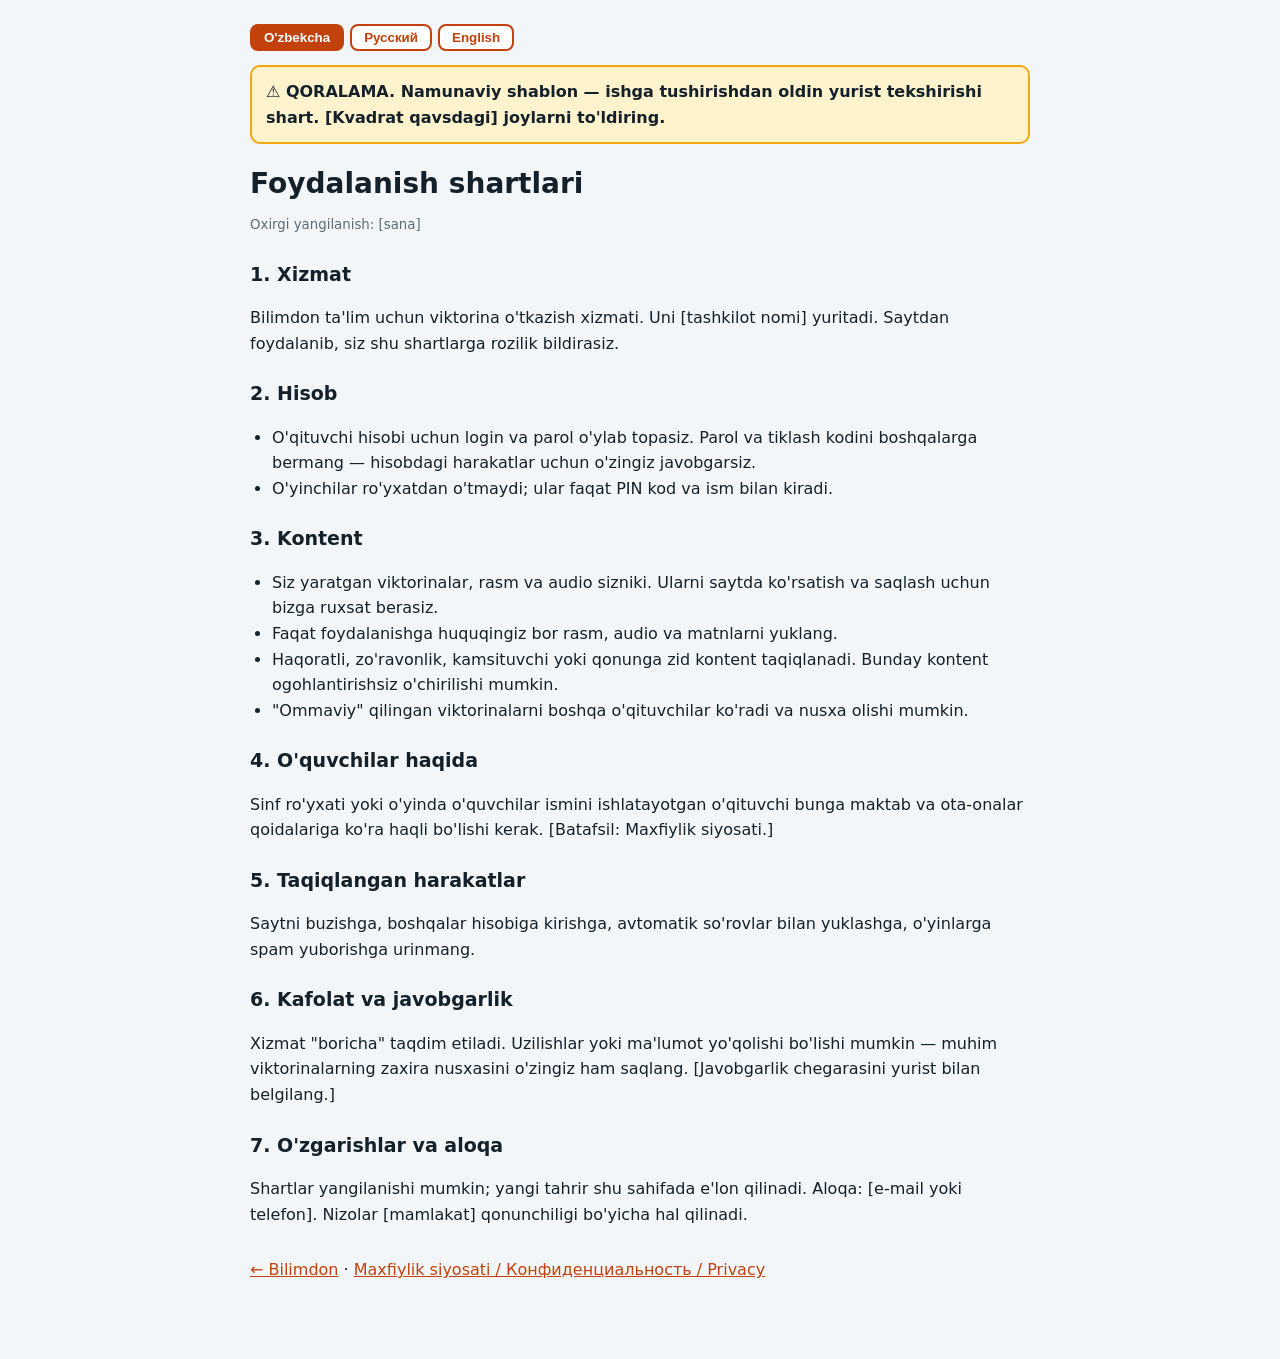
<file: public/terms.html>
<!doctype html>
<html lang="uz">
<head>
<meta charset="utf-8">
<meta name="viewport" content="width=device-width, initial-scale=1">
<title>Bilimdon — Foydalanish shartlari</title>
<style>
  body{margin:0;font:16px/1.6 system-ui,-apple-system,Segoe UI,Roboto,sans-serif;background:#f3f6f8;color:#14212b}
  main{max-width:780px;margin:0 auto;padding:24px 16px 60px}
  .draft{background:#fff3cd;border:2px solid #f3a712;border-radius:10px;padding:12px 14px;font-weight:700;margin-bottom:18px}
  .langs{display:flex;gap:6px;margin-bottom:14px}.langs button{border:2px solid #c2410c;background:#fff;color:#c2410c;border-radius:8px;padding:4px 12px;font-weight:800;cursor:pointer}
  .langs button.on{background:#c2410c;color:#fff}
  h1{font-size:28px;margin:6px 0 4px}h2{font-size:19px;margin:22px 0 6px}small{color:#5d6b75}
  ul{padding-left:22px}a{color:#c2410c}
</style>
</head>
<body>
<main>
  <div class="langs"><button data-l="uz">O'zbekcha</button><button data-l="ru">Русский</button><button data-l="en">English</button></div>

<section data-lang="uz">
  <div class="draft">⚠️ QORALAMA. Namunaviy shablon — ishga tushirishdan oldin yurist tekshirishi shart. [Kvadrat qavsdagi] joylarni to'ldiring.</div>
  <h1>Foydalanish shartlari</h1><small>Oxirgi yangilanish: [sana]</small>
  <h2>1. Xizmat</h2>
  <p>Bilimdon ta'lim uchun viktorina o'tkazish xizmati. Uni [tashkilot nomi] yuritadi. Saytdan foydalanib, siz shu shartlarga rozilik bildirasiz.</p>
  <h2>2. Hisob</h2>
  <ul>
    <li>O'qituvchi hisobi uchun login va parol o'ylab topasiz. Parol va tiklash kodini boshqalarga bermang — hisobdagi harakatlar uchun o'zingiz javobgarsiz.</li>
    <li>O'yinchilar ro'yxatdan o'tmaydi; ular faqat PIN kod va ism bilan kiradi.</li>
  </ul>
  <h2>3. Kontent</h2>
  <ul>
    <li>Siz yaratgan viktorinalar, rasm va audio sizniki. Ularni saytda ko'rsatish va saqlash uchun bizga ruxsat berasiz.</li>
    <li>Faqat foydalanishga huquqingiz bor rasm, audio va matnlarni yuklang.</li>
    <li>Haqoratli, zo'ravonlik, kamsituvchi yoki qonunga zid kontent taqiqlanadi. Bunday kontent ogohlantirishsiz o'chirilishi mumkin.</li>
    <li>"Ommaviy" qilingan viktorinalarni boshqa o'qituvchilar ko'radi va nusxa olishi mumkin.</li>
  </ul>
  <h2>4. O'quvchilar haqida</h2>
  <p>Sinf ro'yxati yoki o'yinda o'quvchilar ismini ishlatayotgan o'qituvchi bunga maktab va ota-onalar qoidalariga ko'ra haqli bo'lishi kerak. [Batafsil: Maxfiylik siyosati.]</p>
  <h2>5. Taqiqlangan harakatlar</h2>
  <p>Saytni buzishga, boshqalar hisobiga kirishga, avtomatik so'rovlar bilan yuklashga, o'yinlarga spam yuborishga urinmang.</p>
  <h2>6. Kafolat va javobgarlik</h2>
  <p>Xizmat "boricha" taqdim etiladi. Uzilishlar yoki ma'lumot yo'qolishi bo'lishi mumkin — muhim viktorinalarning zaxira nusxasini o'zingiz ham saqlang. [Javobgarlik chegarasini yurist bilan belgilang.]</p>
  <h2>7. O'zgarishlar va aloqa</h2>
  <p>Shartlar yangilanishi mumkin; yangi tahrir shu sahifada e'lon qilinadi. Aloqa: [e-mail yoki telefon]. Nizolar [mamlakat] qonunchiligi bo'yicha hal qilinadi.</p>
</section>

<section data-lang="ru" hidden>
  <div class="draft">⚠️ ЧЕРНОВИК. Примерный шаблон — перед запуском обязательно должен проверить юрист. Заполните места в [квадратных скобках].</div>
  <h1>Условия использования</h1><small>Последнее обновление: [дата]</small>
  <h2>1. Сервис</h2>
  <p>Bilimdon — сервис для проведения учебных викторин. Им управляет [название организации]. Пользуясь сайтом, вы соглашаетесь с этими условиями.</p>
  <h2>2. Аккаунт</h2>
  <ul>
    <li>Для аккаунта учителя вы придумываете логин и пароль. Не передавайте пароль и код восстановления другим — за действия в аккаунте отвечаете вы.</li>
    <li>Игроки не регистрируются; они входят только с PIN-кодом и именем.</li>
  </ul>
  <h2>3. Контент</h2>
  <ul>
    <li>Созданные вами викторины, картинки и аудио принадлежат вам. Вы разрешаете нам хранить и показывать их на сайте.</li>
    <li>Загружайте только то, что вы вправе использовать.</li>
    <li>Оскорбительный, жестокий, дискриминационный или незаконный контент запрещён и может быть удалён без предупреждения.</li>
    <li>Викторины с пометкой «Общедоступная» видят и могут копировать другие учителя.</li>
  </ul>
  <h2>4. Об учениках</h2>
  <p>Учитель, использующий имена учеников в списках классов или играх, должен иметь на это право по правилам школы и с учётом родителей. [Подробнее — Политика конфиденциальности.]</p>
  <h2>5. Запрещено</h2>
  <p>Пытаться взломать сайт, входить в чужие аккаунты, нагружать сайт автоматическими запросами, спамить в играх.</p>
  <h2>6. Гарантии и ответственность</h2>
  <p>Сервис предоставляется «как есть». Возможны сбои и потеря данных — храните копии важных викторин и у себя. [Пределы ответственности определите с юристом.]</p>
  <h2>7. Изменения и контакты</h2>
  <p>Условия могут обновляться; новая редакция публикуется на этой странице. Контакты: [e-mail или телефон]. Споры решаются по законодательству [страна].</p>
</section>

<section data-lang="en" hidden>
  <div class="draft">⚠️ DRAFT. A sample template — a lawyer must review it before launch. Fill in the [bracketed] places.</div>
  <h1>Terms of Use</h1><small>Last updated: [date]</small>
  <h2>1. The service</h2>
  <p>Bilimdon is a service for running educational quizzes, operated by [organisation name]. By using the site you agree to these terms.</p>
  <h2>2. Accounts</h2>
  <ul>
    <li>Teacher accounts use a username and password you choose. Don't share your password or recovery code — you are responsible for what happens in your account.</li>
    <li>Players don't sign up; they join with a PIN and a name only.</li>
  </ul>
  <h2>3. Content</h2>
  <ul>
    <li>The quizzes, pictures and audio you create are yours. You allow us to store and show them on the site.</li>
    <li>Only upload material you have the right to use.</li>
    <li>Abusive, violent, discriminatory or unlawful content is not allowed and may be removed without notice.</li>
    <li>Quizzes marked "Public" can be seen and copied by other teachers.</li>
  </ul>
  <h2>4. About students</h2>
  <p>Teachers who use students' names in class lists or games must be entitled to do so under their school's rules and with parents in mind. [See the Privacy Policy.]</p>
  <h2>5. Not allowed</h2>
  <p>Trying to break into the site or other accounts, flooding it with automated requests, or spamming games.</p>
  <h2>6. Warranty and liability</h2>
  <p>The service is provided "as is". Outages or data loss can happen — keep your own copies of important quizzes. [Set liability limits with your lawyer.]</p>
  <h2>7. Changes and contact</h2>
  <p>These terms may change; the new version is published on this page. Contact: [e-mail or phone]. Disputes are governed by the law of [country].</p>
</section>
  <p style="margin-top:30px"><a href="/">← Bilimdon</a> · <a href="/privacy">Maxfiylik siyosati / Конфиденциальность / Privacy</a></p>
</main>
<script src="legal.js"></script>
</body>
</html>
</file>
